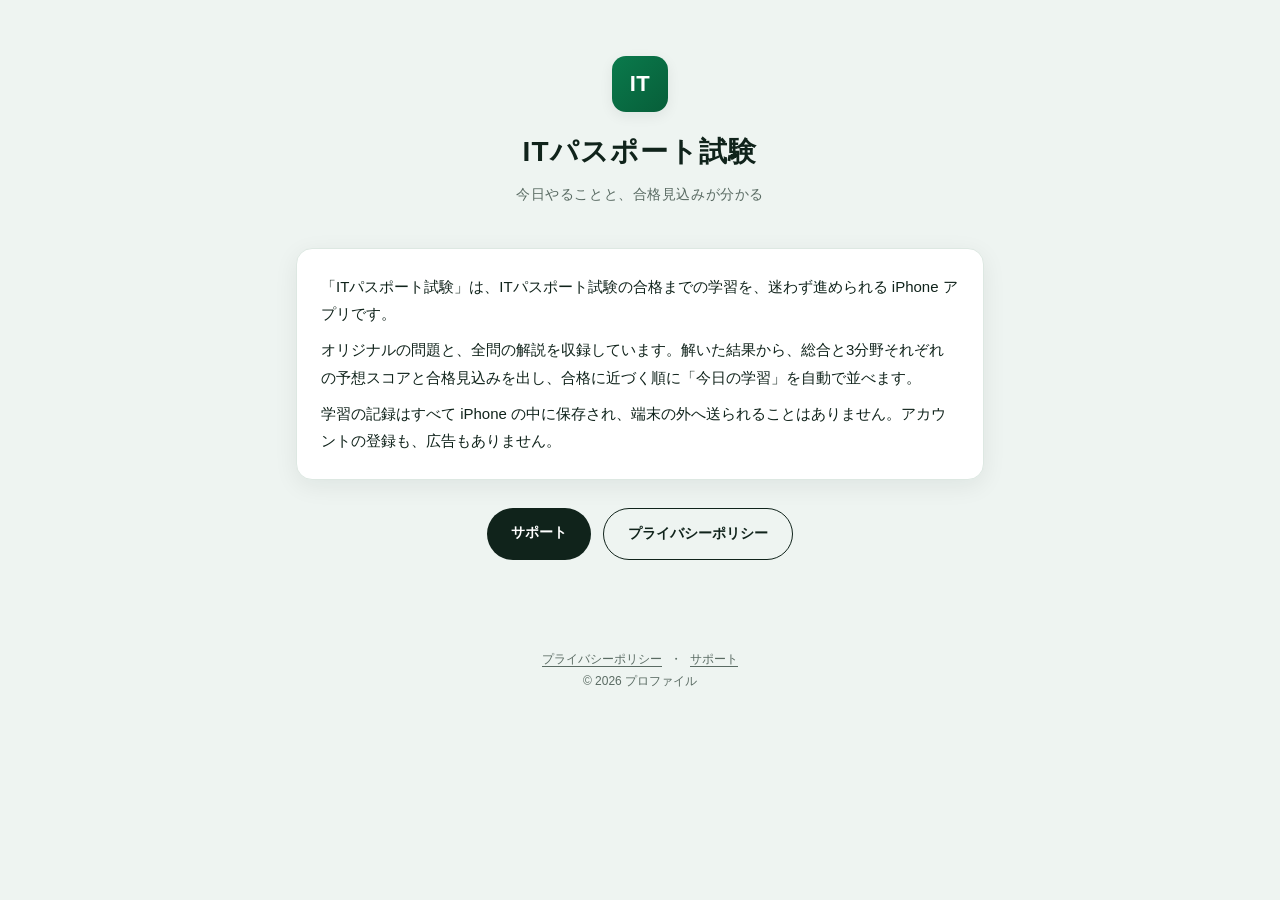
<file: index.html>
<!DOCTYPE html>
<html lang="ja">
<head>
<meta charset="UTF-8" />
<meta name="viewport" content="width=device-width, initial-scale=1.0" />
<title>ITパスポート試験</title>
<meta name="description" content="ITパスポート試験の合格までの学習を、迷わず進められる iOS アプリ「ITパスポート試験」の公式ページ。" />
<link rel="stylesheet" href="style.css" />
</head>
<body>
<header class="site">
  <div class="mark" aria-hidden="true">IT</div>
  <div class="logo">ITパスポート試験</div>
  <div class="tagline">今日やることと、合格見込みが分かる</div>
</header>
<div class="wrap">
  <div class="card">
    <p>「ITパスポート試験」は、ITパスポート試験の合格までの学習を、迷わず進められる iPhone アプリです。</p>
    <p>オリジナルの問題と、全問の解説を収録しています。解いた結果から、総合と3分野それぞれの予想スコアと合格見込みを出し、合格に近づく順に「今日の学習」を自動で並べます。</p>
    <p>学習の記録はすべて iPhone の中に保存され、端末の外へ送られることはありません。アカウントの登録も、広告もありません。</p>
  </div>
  <div class="btnrow">
    <a class="btn" href="support.html">サポート</a>
    <a class="btn ghost" href="privacy.html">プライバシーポリシー</a>
  </div>
</div>
<footer class="site">
  <a href="privacy.html">プライバシーポリシー</a>・<a href="support.html">サポート</a>
  <div>© 2026 プロファイル</div>
</footer>
</body>
</html>
</file>
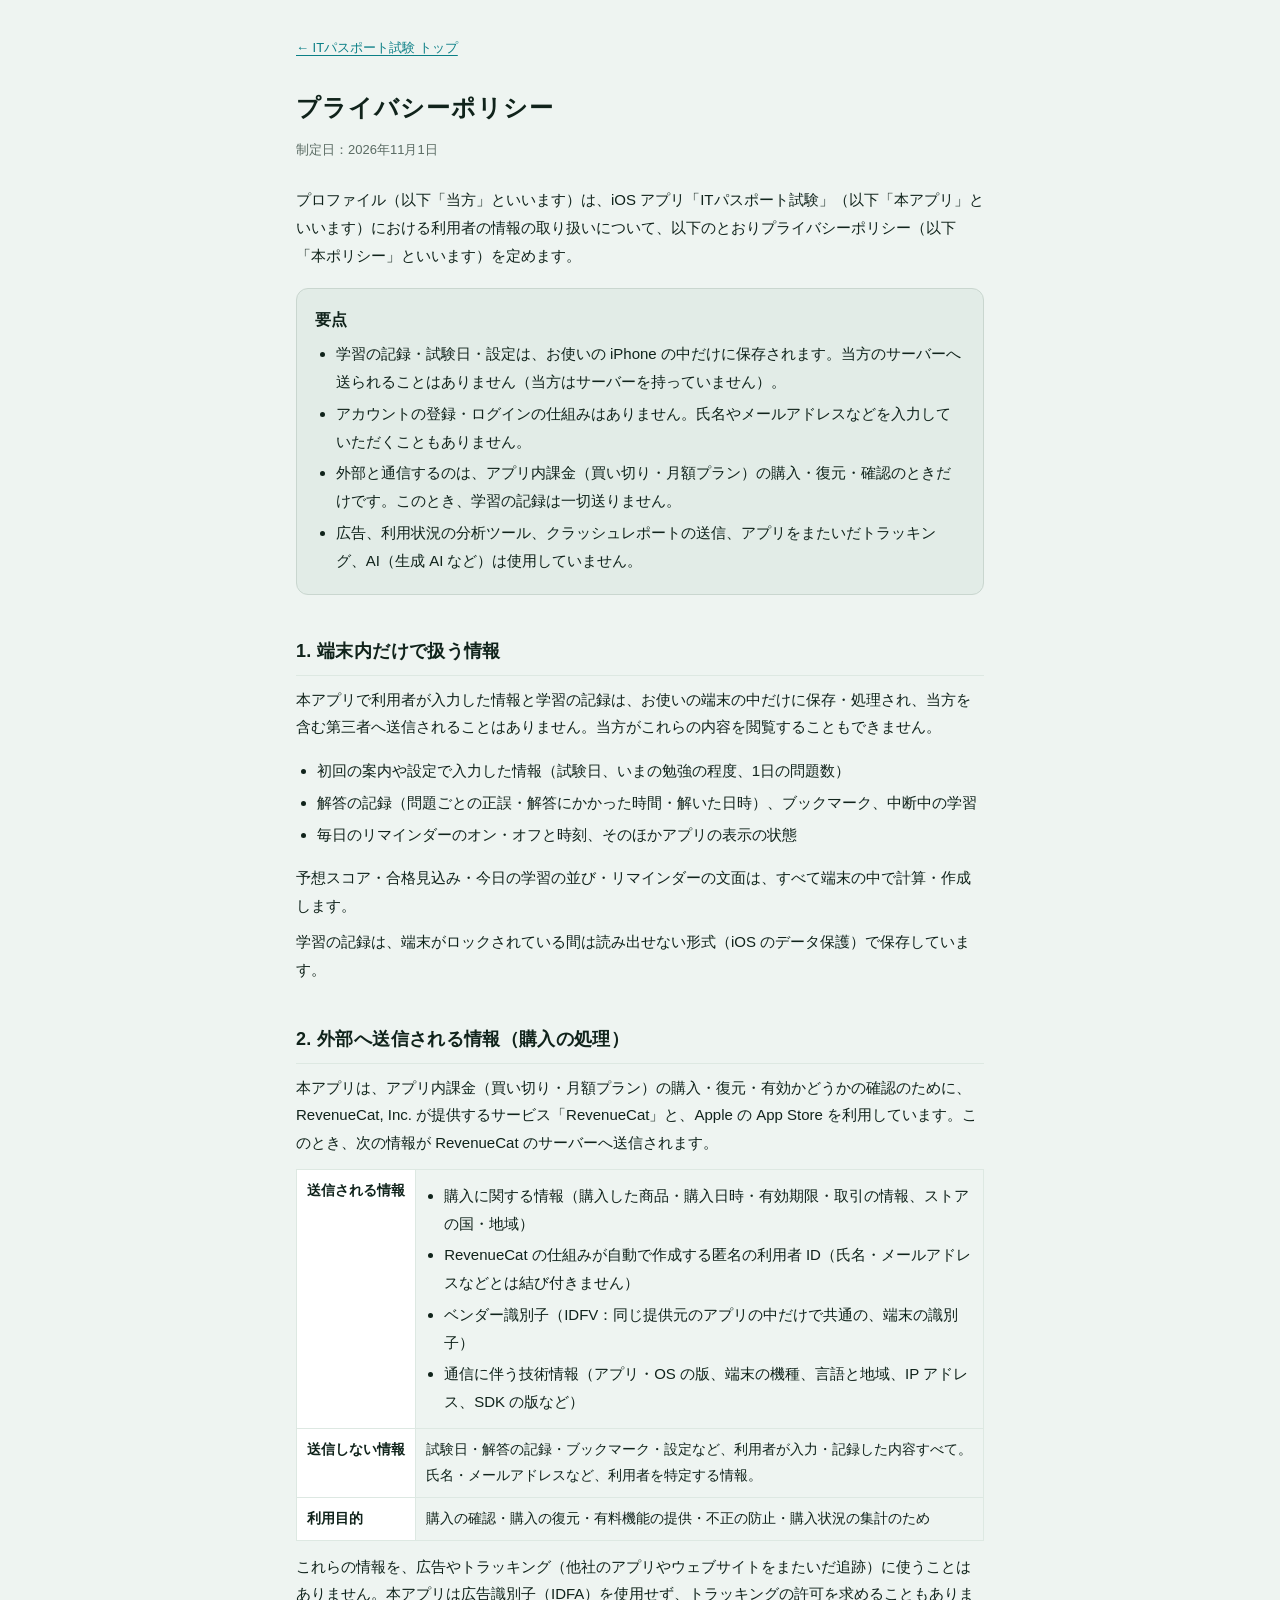
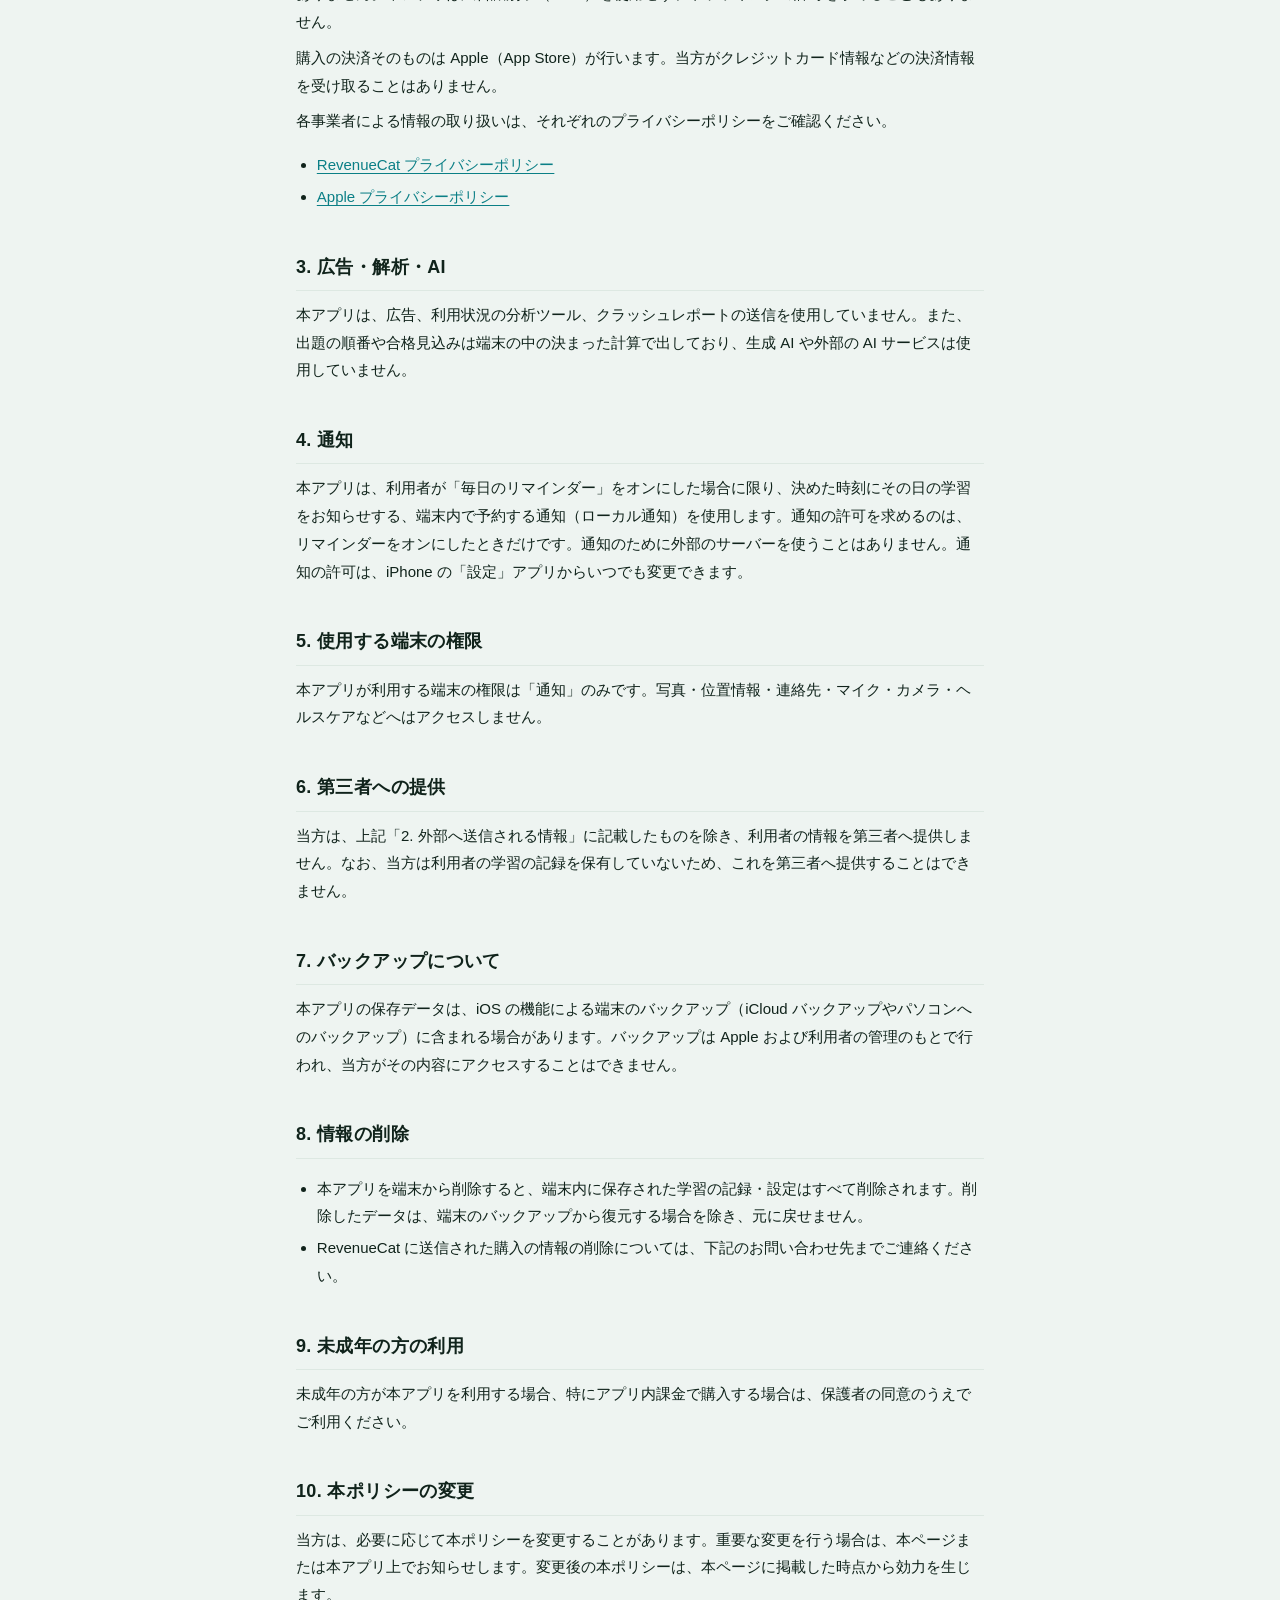
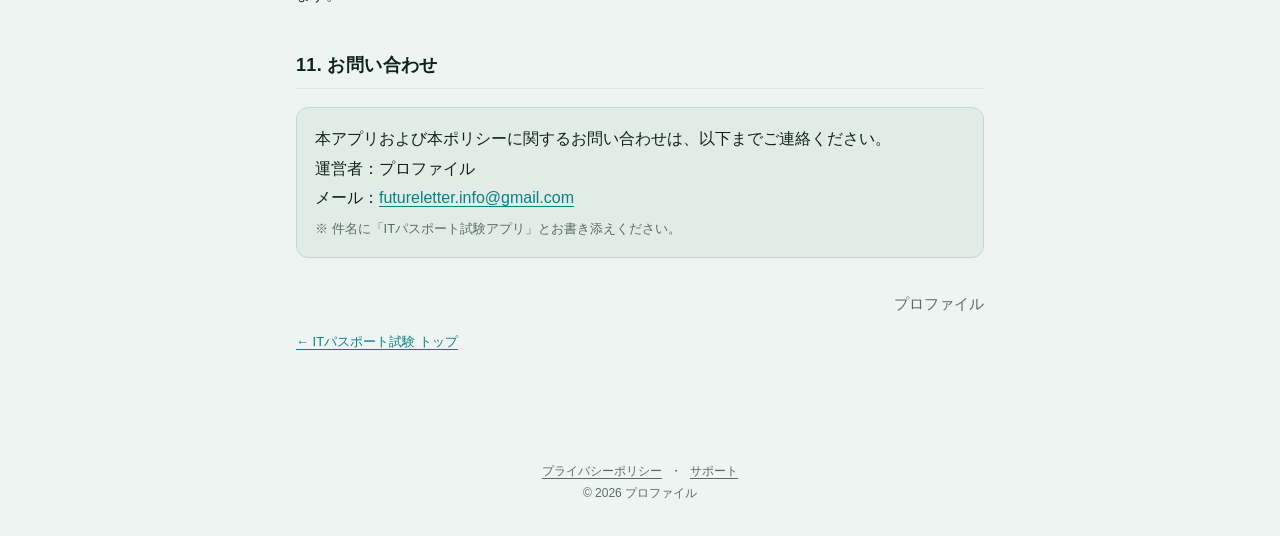
<file: privacy.html>
<!DOCTYPE html>
<html lang="ja">
<head>
<meta charset="UTF-8" />
<meta name="viewport" content="width=device-width, initial-scale=1.0" />
<title>プライバシーポリシー｜ITパスポート試験</title>
<meta name="description" content="iOS アプリ「ITパスポート試験」のプライバシーポリシー。" />
<link rel="stylesheet" href="style.css" />
</head>
<body>
<div class="wrap">
  <a class="back" href="index.html">← ITパスポート試験 トップ</a>
  <h1>プライバシーポリシー</h1>
  <p class="meta">制定日：2026年11月1日</p>

  <p>プロファイル（以下「当方」といいます）は、iOS アプリ「ITパスポート試験」（以下「本アプリ」といいます）における利用者の情報の取り扱いについて、以下のとおりプライバシーポリシー（以下「本ポリシー」といいます）を定めます。</p>

  <div class="contact">
    <strong>要点</strong>
    <ul>
      <li>学習の記録・試験日・設定は、お使いの iPhone の中だけに保存されます。当方のサーバーへ送られることはありません（当方はサーバーを持っていません）。</li>
      <li>アカウントの登録・ログインの仕組みはありません。氏名やメールアドレスなどを入力していただくこともありません。</li>
      <li>外部と通信するのは、アプリ内課金（買い切り・月額プラン）の購入・復元・確認のときだけです。このとき、学習の記録は一切送りません。</li>
      <li>広告、利用状況の分析ツール、クラッシュレポートの送信、アプリをまたいだトラッキング、AI（生成 AI など）は使用していません。</li>
    </ul>
  </div>

  <h2>1. 端末内だけで扱う情報</h2>
  <p>本アプリで利用者が入力した情報と学習の記録は、お使いの端末の中だけに保存・処理され、当方を含む第三者へ送信されることはありません。当方がこれらの内容を閲覧することもできません。</p>
  <ul>
    <li>初回の案内や設定で入力した情報（試験日、いまの勉強の程度、1日の問題数）</li>
    <li>解答の記録（問題ごとの正誤・解答にかかった時間・解いた日時）、ブックマーク、中断中の学習</li>
    <li>毎日のリマインダーのオン・オフと時刻、そのほかアプリの表示の状態</li>
  </ul>
  <p>予想スコア・合格見込み・今日の学習の並び・リマインダーの文面は、すべて端末の中で計算・作成します。</p>
  <p>学習の記録は、端末がロックされている間は読み出せない形式（iOS のデータ保護）で保存しています。</p>

  <h2>2. 外部へ送信される情報（購入の処理）</h2>
  <p>本アプリは、アプリ内課金（買い切り・月額プラン）の購入・復元・有効かどうかの確認のために、RevenueCat, Inc. が提供するサービス「RevenueCat」と、Apple の App Store を利用しています。このとき、次の情報が RevenueCat のサーバーへ送信されます。</p>
  <table>
    <tr><th>送信される情報</th><td>
      <ul>
        <li>購入に関する情報（購入した商品・購入日時・有効期限・取引の情報、ストアの国・地域）</li>
        <li>RevenueCat の仕組みが自動で作成する匿名の利用者 ID（氏名・メールアドレスなどとは結び付きません）</li>
        <li>ベンダー識別子（IDFV：同じ提供元のアプリの中だけで共通の、端末の識別子）</li>
        <li>通信に伴う技術情報（アプリ・OS の版、端末の機種、言語と地域、IP アドレス、SDK の版など）</li>
      </ul>
    </td></tr>
    <tr><th>送信しない情報</th><td>試験日・解答の記録・ブックマーク・設定など、利用者が入力・記録した内容すべて。氏名・メールアドレスなど、利用者を特定する情報。</td></tr>
    <tr><th>利用目的</th><td>購入の確認・購入の復元・有料機能の提供・不正の防止・購入状況の集計のため</td></tr>
  </table>
  <p>これらの情報を、広告やトラッキング（他社のアプリやウェブサイトをまたいだ追跡）に使うことはありません。本アプリは広告識別子（IDFA）を使用せず、トラッキングの許可を求めることもありません。</p>
  <p>購入の決済そのものは Apple（App Store）が行います。当方がクレジットカード情報などの決済情報を受け取ることはありません。</p>
  <p>各事業者による情報の取り扱いは、それぞれのプライバシーポリシーをご確認ください。</p>
  <ul>
    <li><a href="https://www.revenuecat.com/privacy/" target="_blank" rel="noopener">RevenueCat プライバシーポリシー</a></li>
    <li><a href="https://www.apple.com/jp/legal/privacy/" target="_blank" rel="noopener">Apple プライバシーポリシー</a></li>
  </ul>

  <h2>3. 広告・解析・AI</h2>
  <p>本アプリは、広告、利用状況の分析ツール、クラッシュレポートの送信を使用していません。また、出題の順番や合格見込みは端末の中の決まった計算で出しており、生成 AI や外部の AI サービスは使用していません。</p>

  <h2>4. 通知</h2>
  <p>本アプリは、利用者が「毎日のリマインダー」をオンにした場合に限り、決めた時刻にその日の学習をお知らせする、端末内で予約する通知（ローカル通知）を使用します。通知の許可を求めるのは、リマインダーをオンにしたときだけです。通知のために外部のサーバーを使うことはありません。通知の許可は、iPhone の「設定」アプリからいつでも変更できます。</p>

  <h2>5. 使用する端末の権限</h2>
  <p>本アプリが利用する端末の権限は「通知」のみです。写真・位置情報・連絡先・マイク・カメラ・ヘルスケアなどへはアクセスしません。</p>

  <h2>6. 第三者への提供</h2>
  <p>当方は、上記「2. 外部へ送信される情報」に記載したものを除き、利用者の情報を第三者へ提供しません。なお、当方は利用者の学習の記録を保有していないため、これを第三者へ提供することはできません。</p>

  <h2>7. バックアップについて</h2>
  <p>本アプリの保存データは、iOS の機能による端末のバックアップ（iCloud バックアップやパソコンへのバックアップ）に含まれる場合があります。バックアップは Apple および利用者の管理のもとで行われ、当方がその内容にアクセスすることはできません。</p>

  <h2>8. 情報の削除</h2>
  <ul>
    <li>本アプリを端末から削除すると、端末内に保存された学習の記録・設定はすべて削除されます。削除したデータは、端末のバックアップから復元する場合を除き、元に戻せません。</li>
    <li>RevenueCat に送信された購入の情報の削除については、下記のお問い合わせ先までご連絡ください。</li>
  </ul>

  <h2>9. 未成年の方の利用</h2>
  <p>未成年の方が本アプリを利用する場合、特にアプリ内課金で購入する場合は、保護者の同意のうえでご利用ください。</p>

  <h2>10. 本ポリシーの変更</h2>
  <p>当方は、必要に応じて本ポリシーを変更することがあります。重要な変更を行う場合は、本ページまたは本アプリ上でお知らせします。変更後の本ポリシーは、本ページに掲載した時点から効力を生じます。</p>

  <h2>11. お問い合わせ</h2>
  <div class="contact">
    本アプリおよび本ポリシーに関するお問い合わせは、以下までご連絡ください。<br />
    運営者：プロファイル<br />
    メール：<a href="mailto:futureletter.info@gmail.com?subject=IT%E3%83%91%E3%82%B9%E3%83%9D%E3%83%BC%E3%83%88%E8%A9%A6%E9%A8%93%E3%82%A2%E3%83%97%E3%83%AA%E3%81%AB%E3%81%A4%E3%81%84%E3%81%A6">futureletter.info@gmail.com</a>
    <span class="note">※ 件名に「ITパスポート試験アプリ」とお書き添えください。</span>
  </div>

  <p class="signature">プロファイル</p>
  <a class="back" href="index.html">← ITパスポート試験 トップ</a>
</div>
<footer class="site">
  <a href="privacy.html">プライバシーポリシー</a>・<a href="support.html">サポート</a>
  <div>© 2026 プロファイル</div>
</footer>
</body>
</html>
</file>
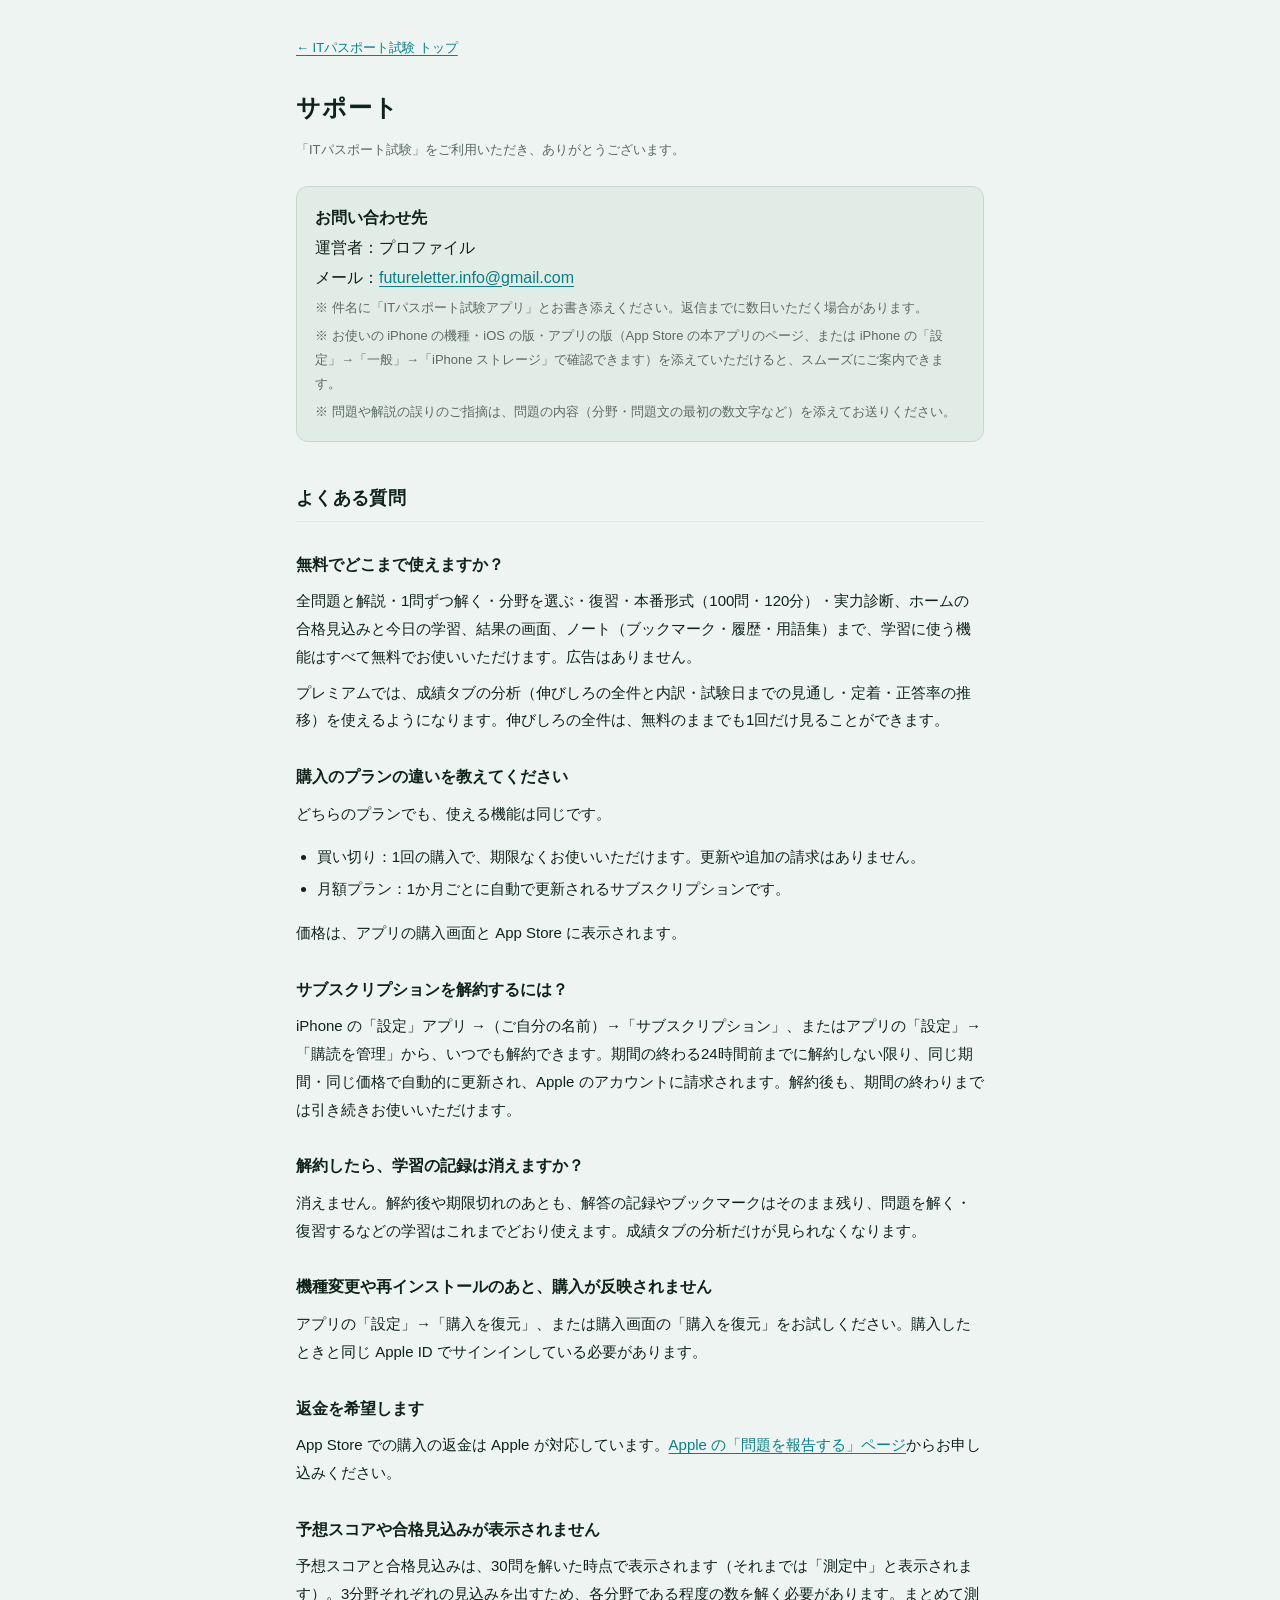
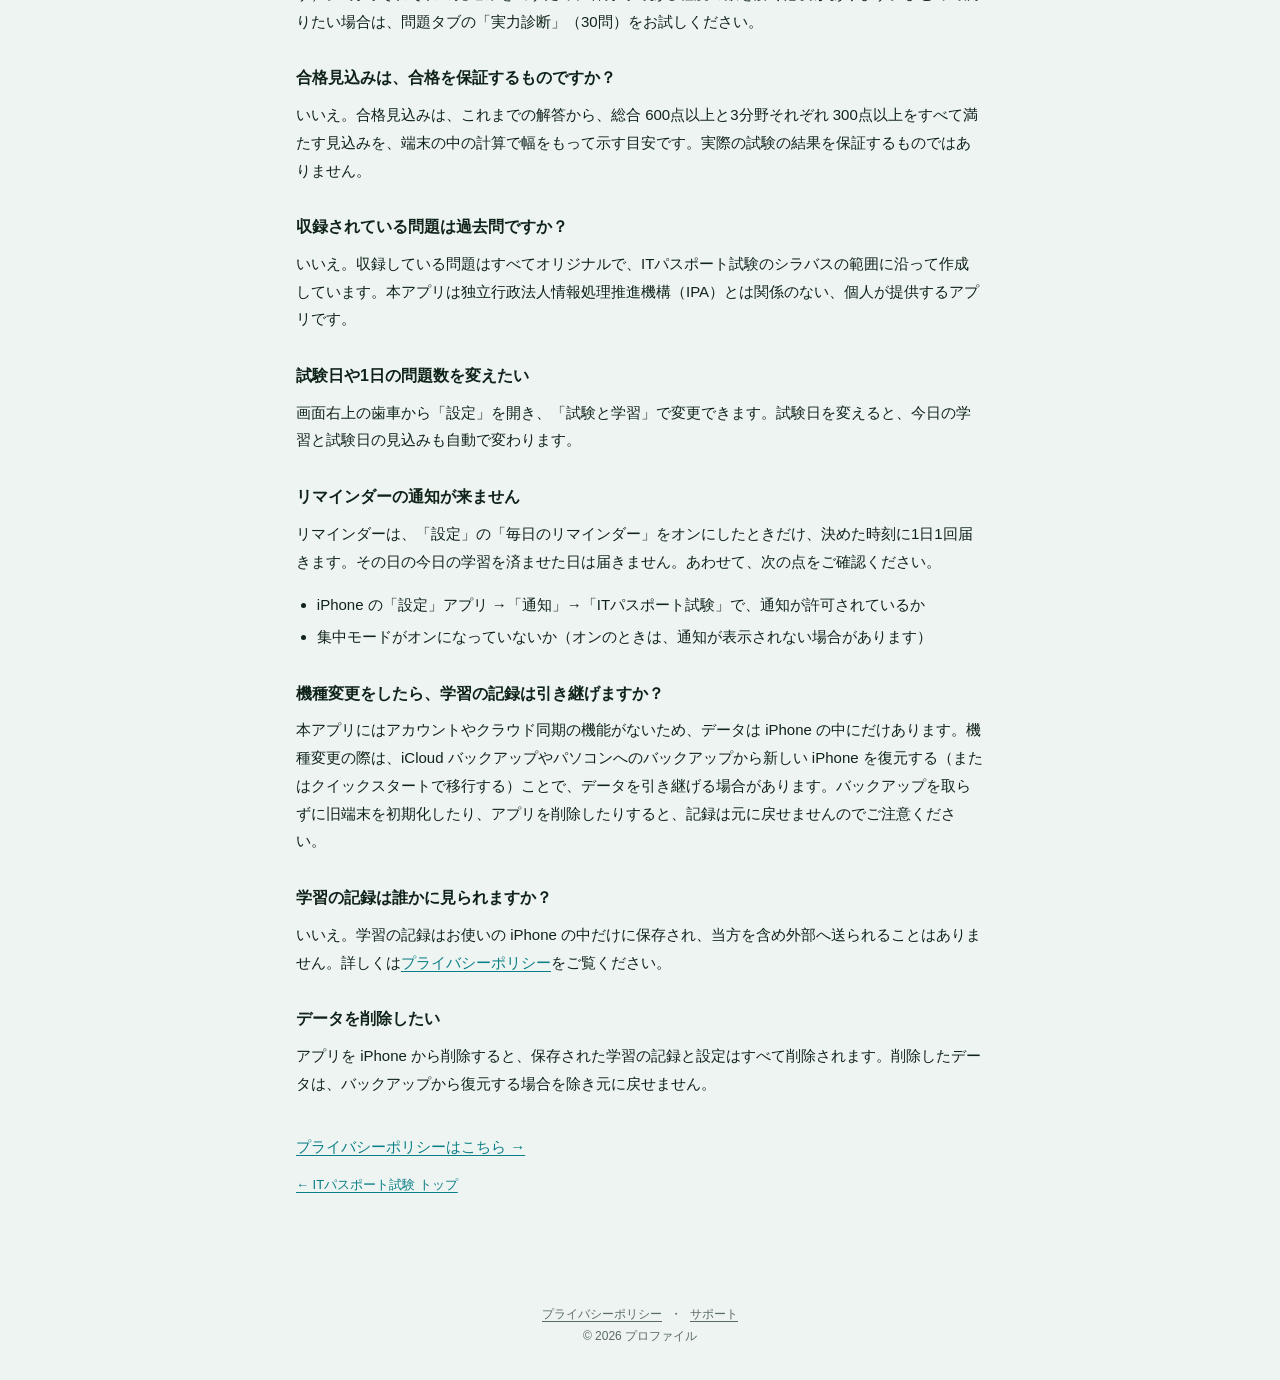
<file: support.html>
<!DOCTYPE html>
<html lang="ja">
<head>
<meta charset="UTF-8" />
<meta name="viewport" content="width=device-width, initial-scale=1.0" />
<title>サポート｜ITパスポート試験</title>
<meta name="description" content="iOS アプリ「ITパスポート試験」のサポート・お問い合わせページ。" />
<link rel="stylesheet" href="style.css" />
</head>
<body>
<div class="wrap">
  <a class="back" href="index.html">← ITパスポート試験 トップ</a>
  <h1>サポート</h1>
  <p class="meta">「ITパスポート試験」をご利用いただき、ありがとうございます。</p>

  <div class="contact">
    <strong>お問い合わせ先</strong><br />
    運営者：プロファイル<br />
    メール：<a href="mailto:futureletter.info@gmail.com?subject=IT%E3%83%91%E3%82%B9%E3%83%9D%E3%83%BC%E3%83%88%E8%A9%A6%E9%A8%93%E3%82%A2%E3%83%97%E3%83%AA%E3%81%AB%E3%81%A4%E3%81%84%E3%81%A6">futureletter.info@gmail.com</a>
    <span class="note">※ 件名に「ITパスポート試験アプリ」とお書き添えください。返信までに数日いただく場合があります。</span>
    <span class="note">※ お使いの iPhone の機種・iOS の版・アプリの版（App Store の本アプリのページ、または iPhone の「設定」→「一般」→「iPhone ストレージ」で確認できます）を添えていただけると、スムーズにご案内できます。</span>
    <span class="note">※ 問題や解説の誤りのご指摘は、問題の内容（分野・問題文の最初の数文字など）を添えてお送りください。</span>
  </div>

  <h2>よくある質問</h2>

  <h3>無料でどこまで使えますか？</h3>
  <p>全問題と解説・1問ずつ解く・分野を選ぶ・復習・本番形式（100問・120分）・実力診断、ホームの合格見込みと今日の学習、結果の画面、ノート（ブックマーク・履歴・用語集）まで、学習に使う機能はすべて無料でお使いいただけます。広告はありません。</p>
  <p>プレミアムでは、成績タブの分析（伸びしろの全件と内訳・試験日までの見通し・定着・正答率の推移）を使えるようになります。伸びしろの全件は、無料のままでも1回だけ見ることができます。</p>

  <h3>購入のプランの違いを教えてください</h3>
  <p>どちらのプランでも、使える機能は同じです。</p>
  <ul>
    <li>買い切り：1回の購入で、期限なくお使いいただけます。更新や追加の請求はありません。</li>
    <li>月額プラン：1か月ごとに自動で更新されるサブスクリプションです。</li>
  </ul>
  <p>価格は、アプリの購入画面と App Store に表示されます。</p>

  <h3>サブスクリプションを解約するには？</h3>
  <p>iPhone の「設定」アプリ →（ご自分の名前）→「サブスクリプション」、またはアプリの「設定」→「購読を管理」から、いつでも解約できます。期間の終わる24時間前までに解約しない限り、同じ期間・同じ価格で自動的に更新され、Apple のアカウントに請求されます。解約後も、期間の終わりまでは引き続きお使いいただけます。</p>

  <h3>解約したら、学習の記録は消えますか？</h3>
  <p>消えません。解約後や期限切れのあとも、解答の記録やブックマークはそのまま残り、問題を解く・復習するなどの学習はこれまでどおり使えます。成績タブの分析だけが見られなくなります。</p>

  <h3>機種変更や再インストールのあと、購入が反映されません</h3>
  <p>アプリの「設定」→「購入を復元」、または購入画面の「購入を復元」をお試しください。購入したときと同じ Apple ID でサインインしている必要があります。</p>

  <h3>返金を希望します</h3>
  <p>App Store での購入の返金は Apple が対応しています。<a href="https://reportaproblem.apple.com/" target="_blank" rel="noopener">Apple の「問題を報告する」ページ</a>からお申し込みください。</p>

  <h3>予想スコアや合格見込みが表示されません</h3>
  <p>予想スコアと合格見込みは、30問を解いた時点で表示されます（それまでは「測定中」と表示されます）。3分野それぞれの見込みを出すため、各分野である程度の数を解く必要があります。まとめて測りたい場合は、問題タブの「実力診断」（30問）をお試しください。</p>

  <h3>合格見込みは、合格を保証するものですか？</h3>
  <p>いいえ。合格見込みは、これまでの解答から、総合 600点以上と3分野それぞれ 300点以上をすべて満たす見込みを、端末の中の計算で幅をもって示す目安です。実際の試験の結果を保証するものではありません。</p>

  <h3>収録されている問題は過去問ですか？</h3>
  <p>いいえ。収録している問題はすべてオリジナルで、ITパスポート試験のシラバスの範囲に沿って作成しています。本アプリは独立行政法人情報処理推進機構（IPA）とは関係のない、個人が提供するアプリです。</p>

  <h3>試験日や1日の問題数を変えたい</h3>
  <p>画面右上の歯車から「設定」を開き、「試験と学習」で変更できます。試験日を変えると、今日の学習と試験日の見込みも自動で変わります。</p>

  <h3>リマインダーの通知が来ません</h3>
  <p>リマインダーは、「設定」の「毎日のリマインダー」をオンにしたときだけ、決めた時刻に1日1回届きます。その日の今日の学習を済ませた日は届きません。あわせて、次の点をご確認ください。</p>
  <ul>
    <li>iPhone の「設定」アプリ →「通知」→「ITパスポート試験」で、通知が許可されているか</li>
    <li>集中モードがオンになっていないか（オンのときは、通知が表示されない場合があります）</li>
  </ul>

  <h3>機種変更をしたら、学習の記録は引き継げますか？</h3>
  <p>本アプリにはアカウントやクラウド同期の機能がないため、データは iPhone の中にだけあります。機種変更の際は、iCloud バックアップやパソコンへのバックアップから新しい iPhone を復元する（またはクイックスタートで移行する）ことで、データを引き継げる場合があります。バックアップを取らずに旧端末を初期化したり、アプリを削除したりすると、記録は元に戻せませんのでご注意ください。</p>

  <h3>学習の記録は誰かに見られますか？</h3>
  <p>いいえ。学習の記録はお使いの iPhone の中だけに保存され、当方を含め外部へ送られることはありません。詳しくは<a href="privacy.html">プライバシーポリシー</a>をご覧ください。</p>

  <h3>データを削除したい</h3>
  <p>アプリを iPhone から削除すると、保存された学習の記録と設定はすべて削除されます。削除したデータは、バックアップから復元する場合を除き元に戻せません。</p>

  <p style="margin-top:36px;"><a href="privacy.html">プライバシーポリシーはこちら →</a></p>
  <a class="back" href="index.html">← ITパスポート試験 トップ</a>
</div>
<footer class="site">
  <a href="privacy.html">プライバシーポリシー</a>・<a href="support.html">サポート</a>
  <div>© 2026 プロファイル</div>
</footer>
</body>
</html>
</file>
<file: style.css>
:root {
  color-scheme: light dark;
  --bg: #eef4f1;
  --surface: #ffffff;
  --text: #10231b;
  --text-soft: #5a6b63;
  --text-faint: #5a6b63;
  --accent: #0b7f86;
  --accent-soft: #08656b;
  --brand: #0a7a4c;
  --brand-deep: #075e39;
  --ink: #10231b;
  --on-ink: #ffffff;
  --border: #dde8e2;
  --note-bg: #e2ece7;
  --note-border: #c9d6cf;
  --shadow: rgba(16, 35, 27, 0.07);
}
@media (prefers-color-scheme: dark) {
  :root {
    --bg: #0b1210;
    --surface: #16201c;
    --text: #eef4f1;
    --text-soft: #a9bab2;
    --text-faint: #91a39a;
    --accent: #5fc9cf;
    --accent-soft: #8adde1;
    --ink: #e6efea;
    --on-ink: #10231b;
    --border: #2a3832;
    --note-bg: #121a17;
    --note-border: #2a3832;
    --shadow: rgba(0, 0, 0, 0.4);
  }
}

* { box-sizing: border-box; }
body {
  margin: 0;
  font-family: -apple-system, BlinkMacSystemFont, "Hiragino Sans", "Noto Sans JP", sans-serif;
  background: var(--bg);
  color: var(--text);
  line-height: 1.85;
  -webkit-font-smoothing: antialiased;
  overflow-wrap: anywhere;
}

.wrap { max-width: 720px; margin: 0 auto; padding: 32px 16px 64px; }

header.site { text-align: center; padding: 56px 16px 8px; }
header.site .mark {
  display: inline-flex;
  align-items: center;
  justify-content: center;
  width: 56px; height: 56px;
  border-radius: 14px;
  background: linear-gradient(135deg, var(--brand), var(--brand-deep));
  color: #ffffff;
  font-size: 22px;
  font-weight: 700;
  letter-spacing: 0.02em;
  margin-bottom: 14px;
  box-shadow: 0 4px 14px var(--shadow);
}
header.site .logo {
  font-size: 28px;
  font-weight: 700;
  letter-spacing: 0.04em;
}
header.site .tagline { color: var(--text-soft); font-size: 14px; margin-top: 4px; letter-spacing: 0.04em; }

h1 { font-size: 24px; font-weight: 700; margin: 8px 0 4px; letter-spacing: 0.04em; }
h2 {
  font-size: 18px; font-weight: 700;
  margin: 40px 0 10px; padding-bottom: 6px;
  border-bottom: 1px solid var(--border);
  letter-spacing: 0.02em;
}
h3 { font-size: 16px; font-weight: 700; margin: 28px 0 4px; }
p, li { font-size: 15px; }
p { margin: 8px 0; }
.meta { color: var(--text-faint); font-size: 13px; margin-bottom: 24px; }
a { color: var(--accent); text-underline-offset: 3px; }
a:hover { color: var(--accent-soft); }

.card {
  background: var(--surface);
  border: 1px solid var(--border);
  border-radius: 16px;
  padding: 24px;
  box-shadow: 0 6px 24px var(--shadow);
}
.card p:first-child { margin-top: 0; }
.card p:last-child { margin-bottom: 0; }

.btnrow { display: flex; gap: 12px; flex-wrap: wrap; justify-content: center; margin-top: 28px; }
.btn {
  display: inline-block;
  background: var(--ink);
  color: var(--on-ink);
  text-decoration: none;
  padding: 12px 24px;
  border-radius: 999px;
  font-weight: 700;
  font-size: 14px;
}
.btn:hover { color: var(--on-ink); opacity: 0.86; }
.btn.ghost { background: transparent; color: var(--text); border: 1.5px solid var(--ink); }
.btn.ghost:hover { color: var(--text); }

.contact {
  background: var(--note-bg);
  border: 1px solid var(--note-border);
  border-radius: 12px;
  padding: 16px 18px;
  margin: 18px 0;
}
.contact ul { margin: 6px 0 0; }
.contact .note { color: var(--text-soft); font-size: 13px; display: block; margin-top: 4px; }

table { width: 100%; border-collapse: collapse; margin: 12px 0; font-size: 14px; }
th, td { border: 1px solid var(--border); padding: 8px 10px; text-align: left; vertical-align: top; }
th { background: var(--surface); font-weight: 700; white-space: nowrap; }
td ul { margin: 0; }
@media (max-width: 560px) {
  table, tbody, tr, th, td { display: block; width: 100%; }
  th { white-space: normal; }
  tr + tr th { border-top: none; }
  td { border-top: none; }
}

ul, ol { padding-left: 1.3em; }
li { margin: 4px 0; }
.back { display: inline-block; margin-bottom: 18px; font-size: 13px; }
.signature { text-align: right; margin-top: 32px; color: var(--text-soft); }

footer.site { text-align: center; color: var(--text-faint); font-size: 12px; padding: 24px 16px 32px; }
footer.site a { color: var(--text-faint); margin: 0 8px; }
</file>
